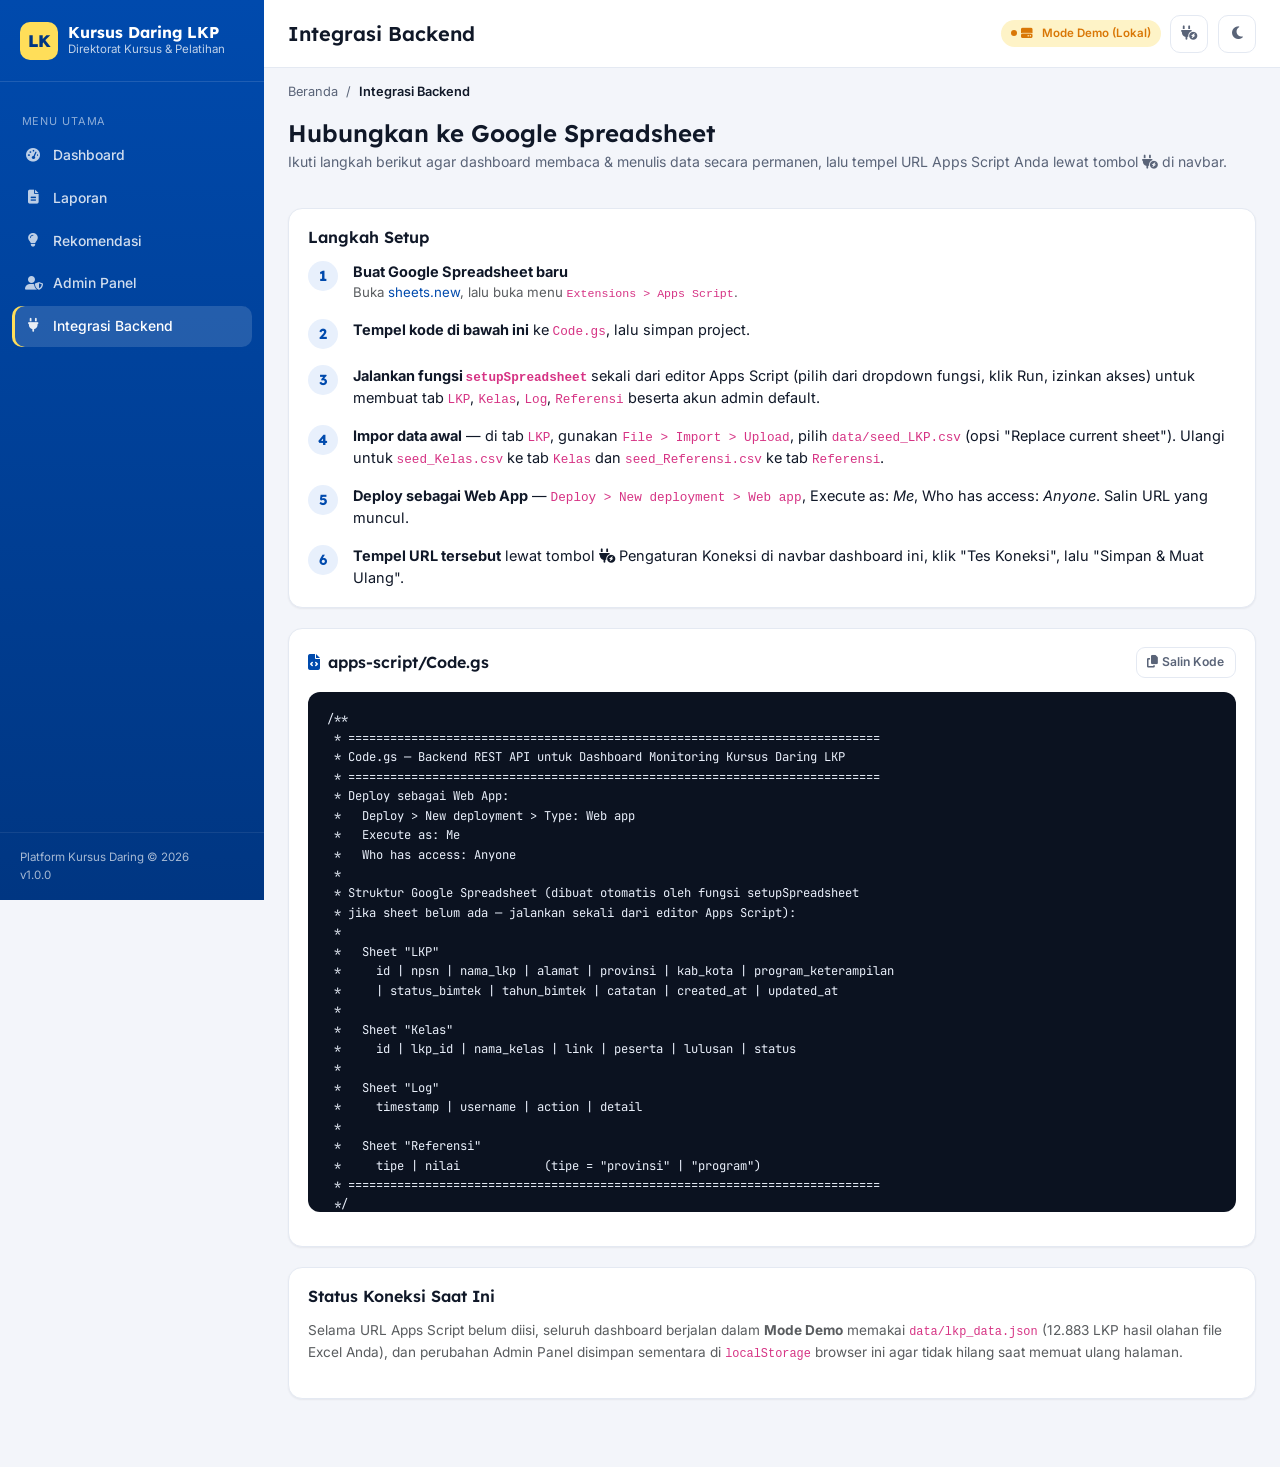
<file: integrasi.html>
<!doctype html>
<html lang="id">
<head>
<meta charset="UTF-8" />
<meta name="viewport" content="width=device-width, initial-scale=1" />
<title>Integrasi Backend — Dashboard Kursus Daring LKP</title>

<link rel="preconnect" href="https://fonts.googleapis.com">
<link href="https://fonts.googleapis.com/css2?family=Lexend:wght@500;600;700;800&family=Inter:wght@400;500;600;700&family=JetBrains+Mono:wght@500&display=swap" rel="stylesheet">

<link href="https://cdnjs.cloudflare.com/ajax/libs/bootstrap/5.3.3/css/bootstrap.min.css" rel="stylesheet">
<link href="https://cdnjs.cloudflare.com/ajax/libs/font-awesome/6.5.2/css/all.min.css" rel="stylesheet">

<link rel="stylesheet" href="css/style.css">
<style>
  #codeGsBlock{ background:#0B1220; color:#EAF0FB; padding:1.1rem 1.2rem; border-radius:12px; font-family:var(--font-mono); font-size:.76rem; line-height:1.6; max-height:520px; overflow:auto; white-space:pre; }
  .step-card{ display:flex; gap:.9rem; }
  .step-num{ width:30px; height:30px; border-radius:50%; background:var(--primary-light); color:var(--primary); font-weight:700; display:flex; align-items:center; justify-content:center; flex:none; font-family:var(--font-display); }
</style>
</head>
<body>

<div class="app-shell">
  <aside class="sidebar" id="sidebar">
    <div class="sidebar-brand">
      <div class="mark">LK</div>
      <div>
        <div class="name">Kursus Daring LKP</div>
        <div class="sub">Direktorat Kursus &amp; Pelatihan</div>
      </div>
    </div>
    <nav class="sidebar-nav">
      <div class="nav-label">Menu Utama</div>
      <a href="index.html"><i class="fa-solid fa-gauge-high"></i> Dashboard</a>
      <a href="laporan.html"><i class="fa-solid fa-file-lines"></i> Laporan</a>
      <a href="rekomendasi.html"><i class="fa-solid fa-lightbulb"></i> Rekomendasi</a>
      <a href="admin.html"><i class="fa-solid fa-user-shield"></i> Admin Panel</a>
      <a href="integrasi.html" class="active"><i class="fa-solid fa-plug"></i> Integrasi Backend</a>
    </nav>
    <div class="sidebar-foot">Platform Kursus Daring &copy; 2026<br>v1.0.0</div>
  </aside>

  <div class="main-col">
    <header class="navbar-top">
      <div class="d-flex align-items-center gap-2">
        <button class="icon-btn" id="sidebarToggle"><i class="fa-solid fa-bars"></i></button>
        <h5 class="mb-0">Integrasi Backend</h5>
      </div>
      <div class="navbar-actions">
        <span id="apiModeBadge" class="badge-status b-yellow"></span>
        <button class="icon-btn" id="btnApiSettings" title="Pengaturan Koneksi"><i class="fa-solid fa-plug-circle-bolt"></i></button>
        <button class="icon-btn" id="themeToggle"><i class="fa-solid fa-moon"></i></button>
      </div>
    </header>

    <div class="breadcrumb-bar">
      <a href="index.html">Beranda</a> <span class="mx-1">/</span> <span class="current">Integrasi Backend</span>
    </div>

    <div class="page-wrap">
      <div class="page-head">
        <div>
          <h1>Hubungkan ke Google Spreadsheet</h1>
          <p>Ikuti langkah berikut agar dashboard membaca &amp; menulis data secara permanen, lalu tempel URL Apps Script Anda lewat tombol <i class="fa-solid fa-plug-circle-bolt"></i> di navbar.</p>
        </div>
      </div>

      <div class="panel">
        <div class="panel-head"><h2>Langkah Setup</h2></div>
        <div class="d-flex flex-column gap-3">
          <div class="step-card">
            <div class="step-num">1</div>
            <div><strong>Buat Google Spreadsheet baru</strong><div class="text-muted" style="font-size:.83rem;">Buka <a href="https://sheets.new" target="_blank" rel="noopener">sheets.new</a>, lalu buka menu <code>Extensions &gt; Apps Script</code>.</div></div>
          </div>
          <div class="step-card">
            <div class="step-num">2</div>
            <div><strong>Tempel kode di bawah ini</strong> ke <code>Code.gs</code>, lalu simpan project.</div>
          </div>
          <div class="step-card">
            <div class="step-num">3</div>
            <div><strong>Jalankan fungsi <code>setupSpreadsheet</code></strong> sekali dari editor Apps Script (pilih dari dropdown fungsi, klik Run, izinkan akses) untuk membuat tab <code>LKP</code>, <code>Kelas</code>, <code>Log</code>, <code>Referensi</code> beserta akun admin default.</div>
          </div>
          <div class="step-card">
            <div class="step-num">4</div>
            <div><strong>Impor data awal</strong> — di tab <code>LKP</code>, gunakan <code>File &gt; Import &gt; Upload</code>, pilih <code>data/seed_LKP.csv</code> (opsi "Replace current sheet"). Ulangi untuk <code>seed_Kelas.csv</code> ke tab <code>Kelas</code> dan <code>seed_Referensi.csv</code> ke tab <code>Referensi</code>.</div>
          </div>
          <div class="step-card">
            <div class="step-num">5</div>
            <div><strong>Deploy sebagai Web App</strong> — <code>Deploy &gt; New deployment &gt; Web app</code>, Execute as: <em>Me</em>, Who has access: <em>Anyone</em>. Salin URL yang muncul.</div>
          </div>
          <div class="step-card">
            <div class="step-num">6</div>
            <div><strong>Tempel URL tersebut</strong> lewat tombol <i class="fa-solid fa-plug-circle-bolt"></i> Pengaturan Koneksi di navbar dashboard ini, klik "Tes Koneksi", lalu "Simpan &amp; Muat Ulang".</div>
          </div>
        </div>
      </div>

      <div class="panel">
        <div class="panel-head">
          <h2><i class="fa-solid fa-file-code me-2" style="color:var(--primary)"></i>apps-script/Code.gs</h2>
          <button id="btnCopyCode" class="btn btn-outline-secondary btn-sm"><i class="fa-solid fa-copy me-1"></i>Salin Kode</button>
        </div>
        <pre id="codeGsBlock">
/**
 * ============================================================================
 * Code.gs — Backend REST API untuk Dashboard Monitoring Kursus Daring LKP
 * ============================================================================
 * Deploy sebagai Web App:
 *   Deploy &gt; New deployment &gt; Type: Web app
 *   Execute as: Me
 *   Who has access: Anyone
 *
 * Struktur Google Spreadsheet (dibuat otomatis oleh fungsi setupSpreadsheet
 * jika sheet belum ada — jalankan sekali dari editor Apps Script):
 *
 *   Sheet &quot;LKP&quot;
 *     id | npsn | nama_lkp | alamat | provinsi | kab_kota | program_keterampilan
 *     | status_bimtek | tahun_bimtek | catatan | created_at | updated_at
 *
 *   Sheet &quot;Kelas&quot;
 *     id | lkp_id | nama_kelas | link | peserta | lulusan | status
 *
 *   Sheet &quot;Log&quot;
 *     timestamp | username | action | detail
 *
 *   Sheet &quot;Referensi&quot;
 *     tipe | nilai            (tipe = &quot;provinsi&quot; | &quot;program&quot;)
 * ============================================================================
 */

const SHEET_LKP = &quot;LKP&quot;;
const SHEET_KELAS = &quot;Kelas&quot;;
const SHEET_LOG = &quot;Log&quot;;
const SHEET_REF = &quot;Referensi&quot;;

/* ---------------------------------------------------------------------- */
function getSS() {
  return SpreadsheetApp.getActiveSpreadsheet();
}

function getOrCreateSheet(name, headers) {
  const ss = getSS();
  let sh = ss.getSheetByName(name);
  if (!sh) {
    sh = ss.insertSheet(name);
    sh.appendRow(headers);
    sh.setFrozenRows(1);
  }
  return sh;
}

/** Jalankan sekali secara manual dari editor Apps Script untuk inisialisasi sheet */
function setupSpreadsheet() {
  getOrCreateSheet(SHEET_LKP, [&quot;id&quot;, &quot;npsn&quot;, &quot;nama_lkp&quot;, &quot;alamat&quot;, &quot;provinsi&quot;, &quot;kab_kota&quot;, &quot;program_keterampilan&quot;, &quot;status_bimtek&quot;, &quot;tahun_bimtek&quot;, &quot;catatan&quot;, &quot;created_at&quot;, &quot;updated_at&quot;, &quot;status_moodle&quot;]);
  getOrCreateSheet(SHEET_KELAS, [&quot;id&quot;, &quot;lkp_id&quot;, &quot;nama_kelas&quot;, &quot;link&quot;, &quot;peserta&quot;, &quot;lulusan&quot;, &quot;status&quot;, &quot;program_keterampilan&quot;]);
  getOrCreateSheet(SHEET_LOG, [&quot;timestamp&quot;, &quot;username&quot;, &quot;action&quot;, &quot;detail&quot;]);
  getOrCreateSheet(SHEET_REF, [&quot;tipe&quot;, &quot;nilai&quot;]);
  const props = PropertiesService.getScriptProperties();
  if (!props.getProperty(&quot;ADMIN_USERNAME&quot;)) props.setProperty(&quot;ADMIN_USERNAME&quot;, &quot;admin&quot;);
  if (!props.getProperty(&quot;ADMIN_PASSWORD&quot;)) props.setProperty(&quot;ADMIN_PASSWORD&quot;, &quot;admin123&quot;);
}

/**
 * Import awal dari data/lkp_data.json (jalankan sekali secara manual setelah
 * setupSpreadsheet, dengan isi variabel SEED di bawah — lihat README.md
 * bagian &quot;Import data awal&quot; untuk cara menghasilkan potongan JSON per-batch).
 */
function importSeedFromJson(jsonText) {
  const records = JSON.parse(jsonText);
  const lkpSheet = getOrCreateSheet(SHEET_LKP, []);
  const kelasSheet = getOrCreateSheet(SHEET_KELAS, []);
  const now = new Date().toISOString();
  const lkpRows = [];
  const kelasRows = [];
  records.forEach((r) =&gt; {
    lkpRows.push([r.id, r.npsn, r.nama_lkp, r.alamat, r.provinsi, r.kab_kota, r.program_keterampilan, r.status_bimtek, (r.tahun_bimtek || []).join(&quot;,&quot;), r.catatan || &quot;&quot;, now, now]);
    (r.kelas || []).forEach((k) =&gt; {
      kelasRows.push([k.id, r.id, k.nama_kelas, k.link, k.peserta, k.lulusan, k.status]);
    });
  });
  if (lkpRows.length) lkpSheet.getRange(lkpSheet.getLastRow() + 1, 1, lkpRows.length, lkpRows[0].length).setValues(lkpRows);
  if (kelasRows.length) kelasSheet.getRange(kelasSheet.getLastRow() + 1, 1, kelasRows.length, kelasRows[0].length).setValues(kelasRows);
}

/* ---------------------------------------------------------------------- */
function sheetToObjects(sh) {
  const values = sh.getDataRange().getValues();
  if (values.length &lt; 2) return [];
  const headers = values[0];
  return values.slice(1).map((row) =&gt; {
    const obj = {};
    headers.forEach((h, i) =&gt; (obj[h] = row[i]));
    return obj;
  });
}

function findRowIndexById(sh, id, idCol) {
  idCol = idCol || &quot;id&quot;;
  const values = sh.getDataRange().getValues();
  const headers = values[0];
  const col = headers.indexOf(idCol);
  for (let i = 1; i &lt; values.length; i++) {
    if (String(values[i][col]) === String(id)) return i + 1; // 1-based row number
  }
  return -1;
}

function uid(prefix) {
  return prefix + &quot;-&quot; + Utilities.getUuid().slice(0, 8);
}

function logAction(username, action, detail) {
  const sh = getOrCreateSheet(SHEET_LOG, [&quot;timestamp&quot;, &quot;username&quot;, &quot;action&quot;, &quot;detail&quot;]);
  sh.appendRow([new Date().toISOString(), username || &quot;-&quot;, action, JSON.stringify(detail || {})]);
}

/* ---------------------------------------------------------------------- */
/* Auth sederhana berbasis token di CacheService (berlaku 6 jam)          */
/* ---------------------------------------------------------------------- */
function login(username, password) {
  const props = PropertiesService.getScriptProperties();
  const validUser = props.getProperty(&quot;ADMIN_USERNAME&quot;) || &quot;admin&quot;;
  const validPass = props.getProperty(&quot;ADMIN_PASSWORD&quot;) || &quot;admin123&quot;;
  if (username !== validUser || password !== validPass) {
    throw new Error(&quot;Username atau password salah&quot;);
  }
  const token = Utilities.getUuid();
  CacheService.getScriptCache().put(&quot;token_&quot; + token, username, 6 * 60 * 60);
  logAction(username, &quot;login&quot;, {});
  return { token, username };
}

function requireAuth(token) {
  if (!token) throw new Error(&quot;Tidak terautentikasi. Silakan login kembali.&quot;);
  const username = CacheService.getScriptCache().get(&quot;token_&quot; + token);
  if (!username) throw new Error(&quot;Sesi telah berakhir. Silakan login kembali.&quot;);
  return username;
}

/* ---------------------------------------------------------------------- */
/* Perakit objek LKP lengkap dengan kelas anak                            */
/* ---------------------------------------------------------------------- */
function buildLkpObjects() {
  const lkpSheet = getOrCreateSheet(SHEET_LKP, []);
  const kelasSheet = getOrCreateSheet(SHEET_KELAS, []);
  const lkpRows = sheetToObjects(lkpSheet);
  const kelasRows = sheetToObjects(kelasSheet);

  const kelasByLkp = {};
  kelasRows.forEach((k) =&gt; {
    if (!kelasByLkp[k.lkp_id]) kelasByLkp[k.lkp_id] = [];
    kelasByLkp[k.lkp_id].push({
      id: k.id,
      nama_kelas: k.nama_kelas,
      link: k.link,
      peserta: Number(k.peserta) || 0,
      lulusan: Number(k.lulusan) || 0,
      status: k.status,
      program_keterampilan: k.program_keterampilan || &quot;&quot;,
    });
  });

  return lkpRows.map((r) =&gt; {
    const kelas = kelasByLkp[r.id] || [];
    return {
      id: r.id,
      npsn: r.npsn,
      nama_lkp: r.nama_lkp,
      alamat: r.alamat,
      provinsi: r.provinsi,
      kab_kota: r.kab_kota,
      program_keterampilan: r.program_keterampilan,
      status_bimtek: r.status_bimtek,
      status_moodle: r.status_moodle || &quot;Belum&quot;,
      tahun_bimtek: String(r.tahun_bimtek || &quot;&quot;).split(&quot;,&quot;).filter(Boolean).map(Number),
      catatan: r.catatan,
      kelas: kelas,
      jumlah_kelas: kelas.length,
      jumlah_peserta: kelas.reduce((s, k) =&gt; s + k.peserta, 0),
      jumlah_lulusan: kelas.reduce((s, k) =&gt; s + k.lulusan, 0),
    };
  });
}

/* ==========================================================================
   doGet — endpoint baca (listLkp, getLkp, getReferensi)
   ========================================================================== */
function doGet(e) {
  try {
    const action = e.parameter.action;
    let data;
    if (action === &quot;listLkp&quot;) {
      data = buildLkpObjects();
    } else if (action === &quot;getLkp&quot;) {
      data = buildLkpObjects().find((d) =&gt; d.id === e.parameter.id) || null;
    } else if (action === &quot;getReferensi&quot;) {
      data = getReferensiData();
    } else {
      throw new Error(&quot;Aksi tidak dikenal: &quot; + action);
    }
    return jsonResponse({ ok: true, data });
  } catch (err) {
    return jsonResponse({ ok: false, message: err.message });
  }
}

/** Daftar referensi untuk dropdown filter (Provinsi, Program Keterampilan).
 *  Prioritas: pakai daftar baku dari sheet &quot;Referensi&quot; (tipe=provinsi / tipe=program)
 *  kalau sudah diisi admin — supaya konsisten dengan pilihan dropdown resmi
 *  (mis. custom field &quot;Bidang Keterampilan&quot; di Moodle). Kalau sheet Referensi
 *  untuk tipe tsb masih kosong, otomatis diturunkan dari data yang ada (fallback,
 *  bisa jadi masih ada variasi penulisan sampai admin mengisi daftar bakunya). */
function getReferensiData() {
  const refSheet = getOrCreateSheet(SHEET_REF, [&quot;tipe&quot;, &quot;nilai&quot;]);
  const refRows = sheetToObjects(refSheet);
  const fromRef = (tipe) =&gt; [...new Set(refRows.filter((r) =&gt; String(r.tipe).trim().toLowerCase() === tipe).map((r) =&gt; String(r.nilai).trim()))].filter(Boolean).sort();

  const provinsiRef = fromRef(&quot;provinsi&quot;);
  const programRef = fromRef(&quot;program&quot;);

  let provinsi = provinsiRef;
  let program = programRef;

  if (provinsi.length === 0 || program.length === 0) {
    const all = buildLkpObjects();
    if (provinsi.length === 0) provinsi = [...new Set(all.map((d) =&gt; d.provinsi))].filter(Boolean).sort();
    if (program.length === 0) program = [...new Set(all.map((d) =&gt; d.program_keterampilan))].filter(Boolean).sort();
  }

  return { provinsi, program };
}

/* ==========================================================================
   doPost — endpoint tulis (login, create/update/delete LKP &amp; Kelas, import)
   ========================================================================== */
function doPost(e) {
  try {
    const body = JSON.parse(e.postData.contents);
    const action = body.action;
    const payload = body.payload || {};
    let data;

    if (action === &quot;login&quot;) {
      data = login(payload.username, payload.password);
      return jsonResponse({ ok: true, data });
    }

    // Semua aksi selain login memerlukan token valid
    const username = requireAuth(body.token);

    if (action === &quot;createLkp&quot;) {
      data = createLkp(payload, username);
    } else if (action === &quot;updateLkp&quot;) {
      data = updateLkp(payload, username);
    } else if (action === &quot;deleteLkp&quot;) {
      data = deleteLkp(payload, username);
    } else if (action === &quot;createKelas&quot;) {
      data = createKelas(payload, username);
    } else if (action === &quot;updateKelas&quot;) {
      data = updateKelas(payload, username);
    } else if (action === &quot;deleteKelas&quot;) {
      data = deleteKelas(payload, username);
    } else if (action === &quot;importBulk&quot;) {
      data = importBulk(payload, username);
    } else if (action === &quot;importMoodleCsv&quot;) {
      data = importMoodleCsv(payload, username);
    } else if (action === &quot;importCertificateReport&quot;) {
      data = importCertificateReport(payload, username);
    } else {
      throw new Error(&quot;Aksi tidak dikenal: &quot; + action);
    }
    return jsonResponse({ ok: true, data });
  } catch (err) {
    return jsonResponse({ ok: false, message: err.message });
  }
}

function jsonResponse(obj) {
  return ContentService.createTextOutput(JSON.stringify(obj)).setMimeType(ContentService.MimeType.JSON);
}

/* ==========================================================================
   CRUD LKP
   ========================================================================== */
function createLkp(payload, username) {
  const sh = getOrCreateSheet(SHEET_LKP, []);
  const id = uid(&quot;LKP&quot;);
  const now = new Date().toISOString();
  sh.appendRow([id, payload.npsn || &quot;&quot;, payload.nama_lkp || &quot;&quot;, payload.alamat || &quot;&quot;, payload.provinsi || &quot;&quot;, payload.kab_kota || &quot;&quot;, payload.program_keterampilan || &quot;&quot;, payload.status_bimtek || &quot;Belum Bimtek&quot;, (payload.tahun_bimtek || []).join(&quot;,&quot;), payload.catatan || &quot;&quot;, now, now]);

  if (Array.isArray(payload.kelas) &amp;&amp; payload.kelas.length) {
    const kelasSheet = getOrCreateSheet(SHEET_KELAS, []);
    payload.kelas.forEach((k) =&gt; {
      kelasSheet.appendRow([uid(&quot;K&quot;), id, k.nama_kelas, k.link || &quot;&quot;, k.peserta || 0, k.lulusan || 0, k.status || &quot;Materi Belum Lengkap&quot;, k.program_keterampilan || &quot;&quot;]);
    });
  }
  logAction(username, &quot;createLkp&quot;, { id, nama_lkp: payload.nama_lkp });
  return buildLkpObjects().find((d) =&gt; d.id === id);
}

function updateLkp(payload, username) {
  const sh = getOrCreateSheet(SHEET_LKP, []);
  const row = findRowIndexById(sh, payload.id);
  if (row === -1) throw new Error(&quot;Data LKP tidak ditemukan&quot;);
  const headers = sh.getRange(1, 1, 1, sh.getLastColumn()).getValues()[0];
  const setCell = (col, val) =&gt; sh.getRange(row, headers.indexOf(col) + 1).setValue(val);

  if (payload.npsn !== undefined) setCell(&quot;npsn&quot;, payload.npsn);
  if (payload.nama_lkp !== undefined) setCell(&quot;nama_lkp&quot;, payload.nama_lkp);
  if (payload.alamat !== undefined) setCell(&quot;alamat&quot;, payload.alamat);
  if (payload.provinsi !== undefined) setCell(&quot;provinsi&quot;, payload.provinsi);
  if (payload.kab_kota !== undefined) setCell(&quot;kab_kota&quot;, payload.kab_kota);
  if (payload.program_keterampilan !== undefined) setCell(&quot;program_keterampilan&quot;, payload.program_keterampilan);
  if (payload.status_bimtek !== undefined) setCell(&quot;status_bimtek&quot;, payload.status_bimtek);
  if (payload.tahun_bimtek !== undefined) setCell(&quot;tahun_bimtek&quot;, (payload.tahun_bimtek || []).join(&quot;,&quot;));
  if (payload.catatan !== undefined) setCell(&quot;catatan&quot;, payload.catatan);
  setCell(&quot;updated_at&quot;, new Date().toISOString());

  // Ganti seluruh daftar kelas jika dikirim (pendekatan replace-all, sederhana &amp; konsisten)
  if (Array.isArray(payload.kelas)) {
    const kelasSheet = getOrCreateSheet(SHEET_KELAS, []);
    const values = kelasSheet.getDataRange().getValues();
    for (let i = values.length - 1; i &gt;= 1; i--) {
      if (String(values[i][1]) === String(payload.id)) kelasSheet.deleteRow(i + 1);
    }
    payload.kelas.forEach((k) =&gt; {
      kelasSheet.appendRow([k.id &amp;&amp; String(k.id).length ? k.id : uid(&quot;K&quot;), payload.id, k.nama_kelas, k.link || &quot;&quot;, k.peserta || 0, k.lulusan || 0, k.status || &quot;Materi Belum Lengkap&quot;, k.program_keterampilan || &quot;&quot;]);
    });
  }

  logAction(username, &quot;updateLkp&quot;, { id: payload.id });
  return buildLkpObjects().find((d) =&gt; d.id === payload.id);
}

function deleteLkp(payload, username) {
  const sh = getOrCreateSheet(SHEET_LKP, []);
  const row = findRowIndexById(sh, payload.id);
  if (row === -1) throw new Error(&quot;Data LKP tidak ditemukan&quot;);
  sh.deleteRow(row);

  const kelasSheet = getOrCreateSheet(SHEET_KELAS, []);
  const values = kelasSheet.getDataRange().getValues();
  for (let i = values.length - 1; i &gt;= 1; i--) {
    if (String(values[i][1]) === String(payload.id)) kelasSheet.deleteRow(i + 1);
  }
  logAction(username, &quot;deleteLkp&quot;, { id: payload.id });
  return { deleted: true };
}

/* ==========================================================================
   CRUD Kelas (per baris, dipakai bila tidak melalui replace-all updateLkp)
   ========================================================================== */
function createKelas(payload, username) {
  const kelasSheet = getOrCreateSheet(SHEET_KELAS, []);
  const id = uid(&quot;K&quot;);
  kelasSheet.appendRow([id, payload.lkpId, payload.nama_kelas, payload.link || &quot;&quot;, payload.peserta || 0, payload.lulusan || 0, payload.status || &quot;Materi Belum Lengkap&quot;, payload.program_keterampilan || &quot;&quot;]);
  logAction(username, &quot;createKelas&quot;, { lkpId: payload.lkpId, id });
  return buildLkpObjects().find((d) =&gt; d.id === payload.lkpId);
}

function updateKelas(payload, username) {
  const kelasSheet = getOrCreateSheet(SHEET_KELAS, []);
  const row = findRowIndexById(kelasSheet, payload.kelasId);
  if (row === -1) throw new Error(&quot;Kelas tidak ditemukan&quot;);
  const headers = kelasSheet.getRange(1, 1, 1, kelasSheet.getLastColumn()).getValues()[0];
  const setCell = (col, val) =&gt; kelasSheet.getRange(row, headers.indexOf(col) + 1).setValue(val);
  if (payload.nama_kelas !== undefined) setCell(&quot;nama_kelas&quot;, payload.nama_kelas);
  if (payload.link !== undefined) setCell(&quot;link&quot;, payload.link);
  if (payload.peserta !== undefined) setCell(&quot;peserta&quot;, payload.peserta);
  if (payload.lulusan !== undefined) setCell(&quot;lulusan&quot;, payload.lulusan);
  if (payload.status !== undefined) setCell(&quot;status&quot;, payload.status);
  if (payload.program_keterampilan !== undefined &amp;&amp; headers.indexOf(&quot;program_keterampilan&quot;) !== -1) setCell(&quot;program_keterampilan&quot;, payload.program_keterampilan);
  logAction(username, &quot;updateKelas&quot;, { kelasId: payload.kelasId });
  return buildLkpObjects().find((d) =&gt; d.id === payload.lkpId);
}

function deleteKelas(payload, username) {
  const kelasSheet = getOrCreateSheet(SHEET_KELAS, []);
  const row = findRowIndexById(kelasSheet, payload.kelasId);
  if (row === -1) throw new Error(&quot;Kelas tidak ditemukan&quot;);
  kelasSheet.deleteRow(row);
  logAction(username, &quot;deleteKelas&quot;, { kelasId: payload.kelasId });
  return buildLkpObjects().find((d) =&gt; d.id === payload.lkpId);
}

/* ==========================================================================
   Import massal (dipakai fitur Import Excel di Admin Panel)
   ========================================================================== */
function importBulk(payload, username) {
  const sh = getOrCreateSheet(SHEET_LKP, []);
  const now = new Date().toISOString();
  const rows = (payload.records || []).map((r) =&gt; [uid(&quot;LKP&quot;), r.npsn || &quot;&quot;, r.nama_lkp || &quot;&quot;, r.alamat || &quot;&quot;, r.provinsi || &quot;&quot;, r.kab_kota || &quot;&quot;, r.program_keterampilan || &quot;&quot;, &quot;Belum Bimtek&quot;, &quot;&quot;, &quot;&quot;, now, now]);
  if (rows.length) sh.getRange(sh.getLastRow() + 1, 1, rows.length, rows[0].length).setValues(rows);
  logAction(username, &quot;importBulk&quot;, { count: rows.length });
  return { imported: rows.length };
}

/* ==========================================================================
   Import laporan peserta Moodle via CSV — dipakai fitur Admin Panel sebagai
   alternatif saat sinkronisasi API lambat/belum sampai giliran kategorinya.
   Format record dari frontend (sudah diagregasi per kelas di sisi klien):
   { npsn, courseId, namaKelas, link, peserta }
   Memakai skema id yang SAMA dengan syncFromMoodle (&quot;K-MOODLE-{courseId}&quot;),
   jadi aman dijalankan kapan saja tanpa bikin data dobel. TIDAK membuat LKP
   baru untuk NPSN yang tidak dikenal (supaya tidak membuat entri asal-asalan
   dari kategori uji coba/dummy di laporan) — yang tidak cocok dicatat di
   ringkasan supaya bisa ditinjau manual.
   ========================================================================== */
function importMoodleCsv(payload, username) {
  const lkpSheet = getOrCreateSheet(SHEET_LKP, []);
  const kelasSheet = getOrCreateSheet(SHEET_KELAS, []);
  const existingLkp = sheetToObjects(lkpSheet);
  const npsnToId = {};
  existingLkp.forEach((r) =&gt; {
    const npsn = String(r.npsn || &quot;&quot;).trim();
    if (npsn) npsnToId[npsn] = r.id;
  });

  const records = payload.records || [];
  let berhasil = 0;
  const npsnTidakCocok = new Set();

  records.forEach((rec) =&gt; {
    const npsn = String(rec.npsn || &quot;&quot;).trim();
    const lkpId = npsnToId[npsn];
    if (!lkpId) {
      if (npsn) npsnTidakCocok.add(npsn);
      return;
    }
    const course = { id: rec.courseId, fullname: rec.namaKelas };
    const bidang = rec.bidang || &quot;&quot;;
    upsertKelasFromMoodle(kelasSheet, lkpId, course, Number(rec.peserta) || 0, Number(rec.lulusan) || 0, null, bidang);
    berhasil++;
  });

  const ringkasan = { total_baris: records.length, berhasil, npsn_tidak_cocok: npsnTidakCocok.size, contoh_npsn_tidak_cocok: [...npsnTidakCocok].slice(0, 15) };
  logAction(username, &quot;importMoodleCsv&quot;, ringkasan);
  return ringkasan;
}

/* ==========================================================================
   Import laporan Certificate Issued (dari Configurable Reports + SQL Moodle,
   JOIN ke tabel customcert_issues) — sumber lulusan yang SUNGGUHAN, bukan
   proksi completion lagi. Format record dari frontend:
   { npsn, courseId, namaKelas, pesertaLaporan, lulusan }

   PENTING — beda dari importMoodleCsv: fungsi ini HANYA menimpa kolom
   &quot;lulusan&quot; pada kelas yang SUDAH ADA (id &quot;K-MOODLE-{courseId}&quot;), supaya
   tidak menimpa &quot;peserta&quot; yang sudah tersinkron dari laporan Participants
   (sumber peserta yang lebih dipercaya / konsisten dengan sync API).
   Kalau kelasnya belum pernah ada sama sekali di sheet Kelas, baru dibuat
   baris baru memakai peserta dari laporan ini (karena tidak ada sumber lain).
   ========================================================================== */
function importCertificateReport(payload, username) {
  const lkpSheet = getOrCreateSheet(SHEET_LKP, []);
  const kelasSheet = getOrCreateSheet(SHEET_KELAS, []);
  const existingLkp = sheetToObjects(lkpSheet);
  const npsnToId = {};
  existingLkp.forEach((r) =&gt; {
    const npsn = String(r.npsn || &quot;&quot;).trim();
    if (npsn) npsnToId[npsn] = r.id;
  });

  const headers = kelasSheet.getRange(1, 1, 1, kelasSheet.getLastColumn()).getValues()[0];
  const lulusanCol = headers.indexOf(&quot;lulusan&quot;) + 1;

  const records = payload.records || [];
  let diperbarui = 0;
  let dibuatBaru = 0;
  const npsnTidakCocok = new Set();

  records.forEach((rec) =&gt; {
    const npsn = String(rec.npsn || &quot;&quot;).trim();
    const lkpId = npsnToId[npsn];
    if (!lkpId) {
      if (npsn) npsnTidakCocok.add(npsn);
      return;
    }
    const kelasId = &quot;K-MOODLE-&quot; + rec.courseId;
    const row = findRowIndexById(kelasSheet, kelasId);
    if (row !== -1) {
      // Kelas sudah ada — timpa HANYA kolom lulusan, biarkan peserta/status/link apa adanya
      kelasSheet.getRange(row, lulusanCol).setValue(Number(rec.lulusan) || 0);
      diperbarui++;
    } else {
      // Belum pernah tersinkron sama sekali — buat baru pakai data seadanya dari laporan ini
      const course = { id: rec.courseId, fullname: rec.namaKelas };
      upsertKelasFromMoodle(kelasSheet, lkpId, course, Number(rec.pesertaLaporan) || 0, Number(rec.lulusan) || 0, null, &quot;&quot;);
      dibuatBaru++;
    }
  });

  const ringkasan = { total_baris: records.length, diperbarui, dibuat_baru: dibuatBaru, npsn_tidak_cocok: npsnTidakCocok.size, contoh_npsn_tidak_cocok: [...npsnTidakCocok].slice(0, 15) };
  logAction(username, &quot;importCertificateReport&quot;, ringkasan);
  return ringkasan;
}

/* ============================================================================
   INTEGRASI MOODLE — Sinkronisasi Kategori/Kelas/Peserta
   ============================================================================
   Pemetaan: 1 Kategori Moodle = 1 LKP. Setiap kelas (course) di dalam
   kategori itu menjadi 1 baris di sheet &quot;Kelas&quot;, dengan jumlah peserta
   dihitung dari enrolment (role &quot;student&quot;).

   CATATAN: Penghitungan &quot;lulusan/sertifikat&quot; SEMENTARA DINONAKTIFKAN atas
   permintaan — nilainya selalu 0 untuk saat ini, supaya sinkronisasi lebih
   cepat &amp; sederhana (tidak perlu memanggil status completion per peserta).
   Struktur kode tetap disiapkan agar mudah diaktifkan kembali nanti bila
   dibutuhkan — cukup minta bantuan untuk mengaktifkan kembali logika
   completion Custom Certificate.

   SETUP DI MOODLE (dilakukan oleh admin Moodle, sekali saja):
   1. Site administration &gt; Advanced features &gt; aktifkan &quot;Enable web services&quot;.
   2. Site administration &gt; Plugins &gt; Web services &gt; Manage protocols &gt;
      aktifkan &quot;REST protocol&quot;.
   3. Site administration &gt; Plugins &gt; Web services &gt; External services &gt;
      buat service baru &quot;Dashboard Kursus Daring API&quot;, centang &quot;Enabled&quot;,
      tambahkan fungsi berikut ke dalamnya:
        - core_course_get_categories
        - core_course_get_courses_by_field
        - core_enrol_get_enrolled_users
   4. Buat/gunakan user khusus (mis. &quot;apisync&quot;) dengan role yang punya izin
      melihat semua kategori/kursus/peserta (mis. Manager, atau role custom
      dengan capability moodle/course:viewparticipants).
   5. Site administration &gt; Plugins &gt; Web services &gt; Manage tokens &gt;
      buat token baru untuk user tsb dan service pada langkah 3. Salin token-nya.

   SETUP DI APPS SCRIPT (sekali saja):
   1. Buka Project Settings &gt; Script Properties, tambahkan:
        MOODLE_URL   = https://domain-moodle-anda.sch.id   (tanpa slash di akhir)
        MOODLE_TOKEN = (token dari langkah 5 di atas)
   2. Jalankan fungsi createMoodleSyncTrigger() SEKALI dari editor Apps
      Script agar sinkronisasi berjalan otomatis setiap hari jam 02:00.
      (Atau jalankan syncFromMoodle() manual kapan saja untuk sinkron langsung.)
   ============================================================================ */

const MOODLE_CERT_MODNAME = &quot;customcert&quot;; // dipakai kembali bila penghitungan sertifikat diaktifkan

/** HAPUS DATA EXCEL LAMA untuk LKP yang status_moodle = &quot;Ya&quot; SAJA.
 *  Sebelum menghapus, seluruh baris yang akan dihapus DICADANGKAN dulu ke
 *  sheet baru &quot;Backup_Kelas_Terhapus&quot; (ditambahkan/append, tidak ditimpa),
 *  supaya bisa dikembalikan manual kalau ternyata ada yang salah hapus.
 *  LKP yang belum status_moodle=&quot;Ya&quot; TIDAK disentuh sama sekali. */
function hapusKelasExcelUntukLkpDiMoodle() {
  const lkpSheet = getOrCreateSheet(SHEET_LKP, []);
  const kelasSheet = getOrCreateSheet(SHEET_KELAS, []);
  const lkpRows = sheetToObjects(lkpSheet);
  const lkpSudahMoodle = new Set(lkpRows.filter((r) =&gt; String(r.status_moodle).trim() === &quot;Ya&quot;).map((r) =&gt; r.id));

  const isLama = (id) =&gt; /^K-\d+-\d+$/.test(String(id));

  const ss = getSS();
  let backupSheet = ss.getSheetByName(&quot;Backup_Kelas_Terhapus&quot;);
  if (!backupSheet) {
    backupSheet = ss.insertSheet(&quot;Backup_Kelas_Terhapus&quot;);
    backupSheet.appendRow([&quot;dihapus_pada&quot;, &quot;id&quot;, &quot;lkp_id&quot;, &quot;nama_kelas&quot;, &quot;link&quot;, &quot;peserta&quot;, &quot;lulusan&quot;, &quot;status&quot;, &quot;program_keterampilan&quot;]);
    backupSheet.setFrozenRows(1);
  }

  const values = kelasSheet.getDataRange().getValues();
  const headers = values[0];
  const now = new Date().toISOString();
  let dihapus = 0;

  // Hapus dari bawah ke atas supaya nomor baris tidak bergeser saat proses
  for (let i = values.length - 1; i &gt;= 1; i--) {
    const row = values[i];
    const rowObj = {};
    headers.forEach((h, idx) =&gt; (rowObj[h] = row[idx]));
    if (isLama(rowObj.id) &amp;&amp; lkpSudahMoodle.has(rowObj.lkp_id)) {
      backupSheet.appendRow([now, rowObj.id, rowObj.lkp_id, rowObj.nama_kelas, rowObj.link, rowObj.peserta, rowObj.lulusan, rowObj.status, rowObj.program_keterampilan || &quot;&quot;]);
      kelasSheet.deleteRow(i + 1);
      dihapus++;
    }
  }

  logAction(&quot;admin&quot;, &quot;hapusKelasExcelUntukLkpDiMoodle&quot;, { dihapus });
  Logger.log(`Selesai. ${dihapus} baris kelas lama (Excel) dihapus untuk LKP yang sudah ada di Moodle. Cadangan tersimpan di sheet &quot;Backup_Kelas_Terhapus&quot;.`);
  return { dihapus };
}

/** BACKFILL — jalankan SEKALI SAJA setelah menambah kolom &quot;status_moodle&quot; ke
 *  sheet LKP, supaya LKP yang sudah tersinkron dari run-run syncFromMoodle
 *  SEBELUM kolom ini ada, ikut ditandai &quot;Ya&quot; tanpa perlu sync ulang dari nol.
 *  Aman dijalankan berkali-kali (idempotent). */
function backfillStatusMoodle() {
  const lkpSheet = getOrCreateSheet(SHEET_LKP, []);
  const kelasSheet = getOrCreateSheet(SHEET_KELAS, []);
  const headers = lkpSheet.getRange(1, 1, 1, lkpSheet.getLastColumn()).getValues()[0];
  const col = headers.indexOf(&quot;status_moodle&quot;);
  if (col === -1) throw new Error(&#x27;Kolom &quot;status_moodle&quot; belum ada di sheet LKP. Tambahkan dulu header itu di baris 1 sheet LKP, baru jalankan fungsi ini lagi.&#x27;);

  const kelasRows = sheetToObjects(kelasSheet);
  const lkpIdsWithMoodle = new Set(kelasRows.filter((k) =&gt; /^K-MOODLE-/.test(String(k.id))).map((k) =&gt; k.lkp_id));

  const lkpValues = lkpSheet.getDataRange().getValues();
  const idCol = headers.indexOf(&quot;id&quot;);
  let ditandai = 0;
  for (let i = 1; i &lt; lkpValues.length; i++) {
    if (lkpIdsWithMoodle.has(lkpValues[i][idCol])) {
      lkpSheet.getRange(i + 1, col + 1).setValue(&quot;Ya&quot;);
      ditandai++;
    }
  }
  Logger.log(`Selesai. ${ditandai} LKP ditandai status_moodle = &quot;Ya&quot; berdasarkan kelas yang sudah ada.`);
  return { ditandai };
}

/** REVIEW DATA GANDA — jalankan manual sekali (atau kapan saja) untuk melihat
 *  LKP mana yang punya kelas lama dari Excel (id format &quot;K-angka-angka&quot;)
 *  SEKALIGUS kelas baru dari Moodle (id format &quot;K-MOODLE-angka&quot;), supaya bisa
 *  ditinjau dan diputuskan mana yang perlu dihapus manual. TIDAK menghapus
 *  apapun secara otomatis — cuma menulis laporan ke sheet baru
 *  &quot;Review_Kelas_Ganda&quot; supaya aman ditinjau dulu. */
function reviewKelasGanda() {
  const kelasSheet = getOrCreateSheet(SHEET_KELAS, []);
  const lkpSheet = getOrCreateSheet(SHEET_LKP, []);
  const kelasRows = sheetToObjects(kelasSheet);
  const lkpRows = sheetToObjects(lkpSheet);
  const namaLkpById = {};
  lkpRows.forEach((r) =&gt; (namaLkpById[r.id] = r.nama_lkp));

  const isLama = (id) =&gt; /^K-\d+-\d+$/.test(String(id));
  const isBaru = (id) =&gt; /^K-MOODLE-/.test(String(id));

  const byLkp = {};
  kelasRows.forEach((k) =&gt; {
    if (!byLkp[k.lkp_id]) byLkp[k.lkp_id] = { lama: [], baru: [] };
    if (isLama(k.id)) byLkp[k.lkp_id].lama.push(k);
    else if (isBaru(k.id)) byLkp[k.lkp_id].baru.push(k);
  });

  const ss = getSS();
  let reviewSheet = ss.getSheetByName(&quot;Review_Kelas_Ganda&quot;);
  if (reviewSheet) ss.deleteSheet(reviewSheet); // mulai bersih tiap kali dijalankan ulang
  reviewSheet = ss.insertSheet(&quot;Review_Kelas_Ganda&quot;);
  reviewSheet.appendRow([&quot;lkp_id&quot;, &quot;nama_lkp&quot;, &quot;jenis&quot;, &quot;kelas_id&quot;, &quot;nama_kelas&quot;, &quot;peserta&quot;, &quot;saran&quot;]);
  reviewSheet.setFrozenRows(1);

  let lkpTerdampak = 0;
  Object.keys(byLkp).forEach((lkpId) =&gt; {
    const g = byLkp[lkpId];
    if (g.lama.length === 0 || g.baru.length === 0) return; // hanya yang punya KEDUANYA
    lkpTerdampak++;
    const namaLkp = namaLkpById[lkpId] || &quot;(tidak diketahui)&quot;;
    g.lama.forEach((k) =&gt; {
      const saran = Number(k.peserta) === 0 ? &quot;Kandidat kuat untuk dihapus (data lama, 0 peserta)&quot; : &quot;Cek manual — data lama tapi ada peserta, mungkin bukan duplikat&quot;;
      reviewSheet.appendRow([lkpId, namaLkp, &quot;LAMA (Excel)&quot;, k.id, k.nama_kelas, k.peserta, saran]);
    });
    g.baru.forEach((k) =&gt; {
      reviewSheet.appendRow([lkpId, namaLkp, &quot;BARU (Moodle)&quot;, k.id, k.nama_kelas, k.peserta, &quot;Data hidup dari Moodle — pertahankan&quot;]);
    });
  });

  reviewSheet.autoResizeColumns(1, 7);
  Logger.log(`Selesai. ${lkpTerdampak} LKP punya kelas lama &amp; baru sekaligus — lihat sheet &quot;Review_Kelas_Ganda&quot;.`);
  return { lkp_terdampak: lkpTerdampak };
}

/** FUNGSI DIAGNOSTIK — cek role apa saja yang sebenarnya dikembalikan Moodle
 *  untuk peserta di 1 course tertentu. Ganti angka di dalam kurung dengan
 *  ID course yang Anda tahu punya peserta (lihat dari URL course, contoh
 *  https://.../course/view.php?id=1089 → courseId = 1089). */
function debugCekPesertaMoodle(courseId) {
  const enrolled = moodleCall(&quot;core_enrol_get_enrolled_users&quot;, { courseid: courseId }) || [];
  Logger.log(`Total user terdaftar di course ${courseId}: ${enrolled.length}`);
  enrolled.slice(0, 10).forEach((u) =&gt; {
    const roleNames = (u.roles || []).map((r) =&gt; `${r.shortname} (${r.name || &quot;-&quot;})`).join(&quot;, &quot;);
    Logger.log(`user=&quot;${u.fullname}&quot; | roles=[${roleNames || &quot;TIDAK ADA ROLE&quot;}]`);
  });
}

/** FUNGSI DIAGNOSTIK — jalankan manual sekali untuk mengecek apa yang benar-benar
 *  dikembalikan Moodle untuk kategori yang punya course di dalamnya, khususnya
 *  field idnumber. Hasilnya lihat di Execution log (bukan disimpan ke sheet).
 *  Aman dijalankan berkali-kali, tidak mengubah data apapun. */
function debugCekKategoriMoodle() {
  const categories = moodleCall(&quot;core_course_get_categories&quot;, {});
  const withCourses = categories.filter((c) =&gt; c.coursecount &amp;&amp; c.coursecount &gt; 0);
  Logger.log(`Total kategori: ${categories.length}, punya course: ${withCourses.length}`);
  withCourses.slice(0, 20).forEach((c) =&gt; {
    Logger.log(`id=${c.id} | name=&quot;${c.name}&quot; | idnumber=&quot;${c.idnumber}&quot; | coursecount=${c.coursecount}`);
  });
  if (withCourses.length &gt; 20) Logger.log(`... dan ${withCourses.length - 20} kategori lainnya (dipotong demi keringkasan log)`);
}

/** Panggilan generik ke Moodle Web Service REST (format JSON) */
function moodleCall(wsfunction, params) {
  const props = PropertiesService.getScriptProperties();
  const baseUrl = props.getProperty(&quot;MOODLE_URL&quot;);
  const token = props.getProperty(&quot;MOODLE_TOKEN&quot;);
  if (!baseUrl || !token) throw new Error(&quot;MOODLE_URL / MOODLE_TOKEN belum diatur di Script Properties.&quot;);

  const query = Object.assign({ wstoken: token, wsfunction: wsfunction, moodlewsrestformat: &quot;json&quot; }, params || {});
  const qs = Object.keys(query)
    .map((k) =&gt; encodeURIComponent(k) + &quot;=&quot; + encodeURIComponent(query[k]))
    .join(&quot;&amp;&quot;);
  const url = `${baseUrl}/webservice/rest/server.php?${qs}`;
  const res = UrlFetchApp.fetch(url, { muteHttpExceptions: true });
  const json = JSON.parse(res.getContentText());
  if (json &amp;&amp; json.exception) {
    throw new Error(`Moodle API error [${wsfunction}]: ${json.message || json.errorcode}`);
  }
  return json;
}

/** Fungsi utama sinkronisasi — jalankan manual atau lewat trigger otomatis.
 *  Karena jumlah kategori bisa lebih banyak dari yang muat diproses dalam
 *  1 kali jalan (batas 6 menit Apps Script), fungsi ini memakai &quot;checkpoint&quot;
 *  (disimpan di Script Properties) supaya run berikutnya MELANJUTKAN dari
 *  kategori terakhir yang berhasil diproses, bukan mengulang dari awal lagi.
 *  Setelah 1 putaran penuh selesai (sampai kategori terakhir), checkpoint
 *  otomatis direset supaya putaran berikutnya me-refresh dari awal lagi. */
function syncFromMoodle() {
  const t0 = new Date().getTime();
  const props = PropertiesService.getScriptProperties();
  const lkpSheet = getOrCreateSheet(SHEET_LKP, []);
  const kelasSheet = getOrCreateSheet(SHEET_KELAS, []);
  const existingLkp = sheetToObjects(lkpSheet);

  // Catatan: sengaja TIDAK memakai filter criteria &quot;visible&quot; — Moodle mewajibkan
  // capability tambahan (moodle/category:viewhiddencategories) untuk filter itu,
  // yang sering tidak dimiliki user API biasa. Tanpa filter, Moodle otomatis
  // mengembalikan kategori yang boleh dilihat oleh user token ini.
  const allCategories = moodleCall(&quot;core_course_get_categories&quot;, {});
  // Urutan tetap (berdasarkan id) supaya checkpoint konsisten antar run
  allCategories.sort((a, b) =&gt; a.id - b.id);

  const cursor = Number(props.getProperty(&quot;MOODLE_SYNC_CURSOR&quot;) || 0);
  let startIndex = 0;
  if (cursor) {
    const idx = allCategories.findIndex((c) =&gt; c.id === cursor);
    startIndex = idx === -1 ? 0 : idx + 1; // lanjut SETELAH kategori checkpoint
  }

  let totalKelas = 0;
  let totalPeserta = 0;
  let totalLulusan = 0;
  let skippedForTimeout = 0;
  let skippedNoIdNumber = 0;
  let processedCount = 0;
  let reachedEnd = true;
  let lastProcessedId = cursor;

  for (let i = startIndex; i &lt; allCategories.length; i++) {
    const cat = allCategories[i];

    if (new Date().getTime() - t0 &gt; 5 * 60 * 1000) {
      reachedEnd = false; // belum sampai kategori terakhir — masih ada sisa untuk run berikutnya
      skippedForTimeout = allCategories.length - i;
      break;
    }

    lastProcessedId = cat.id;
    processedCount++;

    if (!cat.coursecount || cat.coursecount === 0) continue;

    const lkpId = findOrCreateLkpByNpsn(lkpSheet, existingLkp, cat.idnumber, cat.name);
    if (!lkpId) {
      skippedNoIdNumber++;
      continue; // kategori belum diisi &quot;ID number&quot; (NPSN) — dilewati, tidak disinkron
    }
    const courseResp = moodleCall(&quot;core_course_get_courses_by_field&quot;, { field: &quot;category&quot;, value: cat.id });
    const courses = (courseResp.courses || []).filter((c) =&gt; c.id !== 1); // exclude &quot;Site&quot; course

    courses.forEach((course) =&gt; {
      const enrolled = moodleCall(&quot;core_enrol_get_enrolled_users&quot;, { courseid: course.id }) || [];
      // Role peserta di instalasi Moodle ini bernama &quot;peserta&quot; (custom), bukan &quot;student&quot;
      // bawaan Moodle — daftar ini mendukung keduanya sekaligus supaya tetap aman
      // dipakai walau nanti role-nya berubah lagi atau dipakai di Moodle lain.
      const ROLE_PESERTA = [&quot;student&quot;, &quot;peserta&quot;];
      const students = enrolled.filter((u) =&gt; (u.roles || []).some((r) =&gt; ROLE_PESERTA.includes(r.shortname)));
      const bidang = getCourseCustomFieldValue(course, &quot;bidang_keterampilan&quot;);

      // Sertifikat/lulusan SEMENTARA DIABAIKAN atas permintaan — jumlah lulusan diisi 0.
      // Untuk mengaktifkan kembali penghitungan lulusan dari completion Custom Certificate,
      // lihat versi lengkap fungsi ini di riwayat/dokumentasi, atau minta bantuan kembali.
      const lulus = 0;

      upsertKelasFromMoodle(kelasSheet, lkpId, course, students.length, lulus, null, bidang);
      totalKelas++;
      totalPeserta += students.length;
      totalLulusan += lulus;
    });
  }

  // Simpan/reset checkpoint: kalau sudah sampai kategori terakhir dalam 1 putaran,
  // reset ke awal (0) supaya putaran berikutnya me-refresh ulang dari kategori pertama.
  // Kalau berhenti karena timeout, simpan id kategori terakhir yang diproses supaya
  // run berikutnya lanjut dari situ.
  props.setProperty(&quot;MOODLE_SYNC_CURSOR&quot;, reachedEnd ? &quot;0&quot; : String(lastProcessedId));

  const ringkasan = {
    total_kategori: allCategories.length,
    kategori_diproses_run_ini: processedCount,
    kelas: totalKelas,
    peserta: totalPeserta,
    lulusan: totalLulusan,
    kategori_tanpa_id_number: skippedNoIdNumber,
    kategori_belum_diproses: skippedForTimeout,
    putaran_selesai: reachedEnd,
  };
  logAction(&quot;moodle-sync&quot;, &quot;syncFromMoodle&quot;, ringkasan);
  return ringkasan;
}

/** Ambil nilai Custom Course Field Moodle berdasarkan &quot;Short name&quot;-nya.
 *  Moodle sudah menyertakan array `customfields` pada respons
 *  core_course_get_courses_by_field, jadi tidak perlu panggilan API tambahan. */
function getCourseCustomFieldValue(course, shortname) {
  const field = (course.customfields || []).find((f) =&gt; f.shortname === shortname);
  if (!field) return &quot;&quot;;
  // &quot;value&quot; biasanya sudah berupa teks tampilan (mis. label dropdown yang dipilih)
  return String(field.value || field.valueraw || &quot;&quot;).trim();
}

/** Cari cmid aktivitas Custom Certificate dalam 1 course; null bila tidak ada */
function findCertificateCmId(courseId) {
  const contents = moodleCall(&quot;core_course_get_contents&quot;, { courseid: courseId });
  for (const section of contents) {
    for (const mod of section.modules || []) {
      if (mod.modname === MOODLE_CERT_MODNAME) return mod.id;
    }
  }
  return null;
}

/** Cocokkan kategori Moodle ke LKP yang sudah ada lewat NPSN — dibaca dari
 *  field &quot;ID number&quot; pada kategori Moodle (properti `idnumber`), BUKAN dari
 *  ID kategori internal Moodle maupun nama kategori (supaya tidak salah
 *  cocok akibat penulisan nama yang berbeda-beda).
 *  Jika kategori tidak punya &quot;ID number&quot; terisi, kategori itu DILEWATI
 *  (tidak disinkron) — dicatat di Log supaya kelihatan mana yang perlu
 *  dilengkapi ID number-nya di Moodle. */
function findOrCreateLkpByNpsn(lkpSheet, existingLkp, categoryIdNumber, categoryName) {
  const npsn = String(categoryIdNumber || &quot;&quot;).trim();
  if (!npsn) return null; // kategori belum diisi NPSN di &quot;ID number&quot; — lewati

  const headers = lkpSheet.getRange(1, 1, 1, lkpSheet.getLastColumn()).getValues()[0];
  const hasStatusMoodleCol = headers.indexOf(&quot;status_moodle&quot;) !== -1;

  const found = existingLkp.find((r) =&gt; String(r.npsn || &quot;&quot;).trim() === npsn);
  if (found) {
    if (hasStatusMoodleCol) {
      const row = findRowIndexById(lkpSheet, found.id);
      if (row !== -1) lkpSheet.getRange(row, headers.indexOf(&quot;status_moodle&quot;) + 1).setValue(&quot;Ya&quot;);
    }
    return found.id;
  }

  const id = uid(&quot;LKP&quot;);
  const now = new Date().toISOString();
  const rowObj = {
    id,
    npsn,
    nama_lkp: categoryName,
    alamat: &quot;&quot;,
    provinsi: &quot;&quot;,
    kab_kota: &quot;&quot;,
    program_keterampilan: &quot;&quot;,
    status_bimtek: &quot;Belum Bimtek&quot;,
    tahun_bimtek: &quot;&quot;,
    catatan: &quot;Dibuat otomatis dari sinkronisasi Moodle (dicocokkan lewat NPSN pada ID number kategori) — lengkapi alamat, provinsi &amp; kab/kota secara manual.&quot;,
    created_at: now,
    updated_at: now,
    status_moodle: &quot;Ya&quot;,
  };
  lkpSheet.appendRow(headers.map((h) =&gt; (rowObj[h] !== undefined ? rowObj[h] : &quot;&quot;)));
  existingLkp.push({ id, npsn, nama_lkp: categoryName });
  return id;
}

/** Tambah/perbarui 1 baris kelas hasil sinkronisasi Moodle (idempotent berdasar courseid) */
function upsertKelasFromMoodle(kelasSheet, lkpId, course, jumlahPeserta, jumlahLulusan, cmId, bidangKeterampilan) {
  const props = PropertiesService.getScriptProperties();
  const baseUrl = props.getProperty(&quot;MOODLE_URL&quot;);
  const kelasId = &quot;K-MOODLE-&quot; + course.id;
  const link = `${baseUrl}/course/view.php?id=${course.id}`;
  let status = &quot;Materi Belum Lengkap&quot;;
  if (jumlahPeserta &gt; 0) status = &quot;Sudah Berjalan&quot;;
  else if (cmId) status = &quot;Materi Lengkap - Belum Ada Peserta&quot;;

  const headers = kelasSheet.getRange(1, 1, 1, kelasSheet.getLastColumn()).getValues()[0];
  const hasBidangCol = headers.indexOf(&quot;program_keterampilan&quot;) !== -1;

  const row = findRowIndexById(kelasSheet, kelasId);
  if (row === -1) {
    // Susun baris sesuai urutan header sheet supaya tetap benar walau header sudah
    // ditambah kolom &quot;program_keterampilan&quot; (sheet baru) atau belum (sheet lama).
    const rowObj = { id: kelasId, lkp_id: lkpId, nama_kelas: course.fullname, link: link, peserta: jumlahPeserta, lulusan: jumlahLulusan, status: status, program_keterampilan: bidangKeterampilan || &quot;&quot; };
    kelasSheet.appendRow(headers.map((h) =&gt; (rowObj[h] !== undefined ? rowObj[h] : &quot;&quot;)));
  } else {
    const setCell = (col, val) =&gt; kelasSheet.getRange(row, headers.indexOf(col) + 1).setValue(val);
    setCell(&quot;lkp_id&quot;, lkpId);
    setCell(&quot;nama_kelas&quot;, course.fullname);
    setCell(&quot;link&quot;, link);
    setCell(&quot;peserta&quot;, jumlahPeserta);
    setCell(&quot;lulusan&quot;, jumlahLulusan);
    setCell(&quot;status&quot;, status);
    if (hasBidangCol &amp;&amp; bidangKeterampilan) setCell(&quot;program_keterampilan&quot;, bidangKeterampilan);
  }
}

/** Jalankan SEKALI dari editor Apps Script agar sinkronisasi berjalan otomatis tiap hari jam 02:00 */
function createMoodleSyncTrigger() {
  // Hapus trigger lama bernama sama supaya tidak dobel bila dijalankan ulang
  ScriptApp.getProjectTriggers().forEach((t) =&gt; {
    if (t.getHandlerFunction() === &quot;syncFromMoodle&quot;) ScriptApp.deleteTrigger(t);
  });
  ScriptApp.newTrigger(&quot;syncFromMoodle&quot;).timeBased().everyDays(1).atHour(2).create();
}
</pre>
      </div>

      <div class="panel">
        <div class="panel-head"><h2>Status Koneksi Saat Ini</h2></div>
        <p class="text-muted" style="font-size:.85rem;">Selama URL Apps Script belum diisi, seluruh dashboard berjalan dalam <strong>Mode Demo</strong> memakai <code>data/lkp_data.json</code> (12.883 LKP hasil olahan file Excel Anda), dan perubahan Admin Panel disimpan sementara di <code>localStorage</code> browser ini agar tidak hilang saat memuat ulang halaman.</p>
      </div>
    </div>
  </div>
</div>

<!-- API Settings Modal -->
<div class="modal fade" id="apiSettingsModal" tabindex="-1">
  <div class="modal-dialog">
    <div class="modal-content">
      <div class="modal-header">
        <h5 class="modal-title"><i class="fa-solid fa-plug-circle-bolt me-2" style="color:var(--primary)"></i>Pengaturan Koneksi</h5>
        <button type="button" class="btn-close" data-bs-dismiss="modal"></button>
      </div>
      <div class="modal-body">
        <p class="text-muted" style="font-size:.84rem;">Tempel URL Web App Google Apps Script Anda di sini agar dashboard membaca &amp; menulis langsung ke Google Spreadsheet. Kosongkan untuk kembali ke Mode Demo (data contoh lokal).</p>
        <label class="form-label">URL Web App Apps Script</label>
        <input id="apiUrlInput" type="url" class="form-control mb-2" placeholder="https://script.google.com/macros/s/AKfycb.../exec">
        <div class="d-flex gap-2 mb-2">
          <button id="btnTestApiUrl" type="button" class="btn btn-outline-secondary btn-sm"><i class="fa-solid fa-satellite-dish me-1"></i>Tes Koneksi</button>
          <button id="btnUseDemoMode" type="button" class="btn btn-outline-secondary btn-sm"><i class="fa-solid fa-hard-drive me-1"></i>Gunakan Mode Demo</button>
        </div>
        <div id="apiSettingsStatus" style="font-size:.82rem;min-height:1.2em;"></div>
        <hr>
        <p class="text-muted mb-1" style="font-size:.78rem;">Sedang di Mode Demo? Anda bisa mengembalikan data contoh ke kondisi awal:</p>
        <button id="btnResetDemoData" type="button" class="btn btn-soft-danger btn-sm"><i class="fa-solid fa-rotate-left me-1"></i>Reset Data Demo</button>
      </div>
      <div class="modal-footer">
        <button type="button" class="btn btn-outline-secondary" data-bs-dismiss="modal">Tutup</button>
        <button id="btnSaveApiUrl" type="button" class="btn btn-primary">Simpan &amp; Muat Ulang</button>
      </div>
    </div>
  </div>
</div>

<div class="toast-container position-fixed bottom-0 end-0 p-3" id="toastContainer"></div>

<script src="https://cdnjs.cloudflare.com/ajax/libs/bootstrap/5.3.3/js/bootstrap.bundle.min.js"></script>
<script src="js/common.js"></script>
<script src="js/api.js"></script>
<script>
  document.addEventListener("DOMContentLoaded", () => {
    initTheme();
    initSidebarToggle();
    initApiSettingsUi();
    document.getElementById("btnCopyCode").addEventListener("click", () => {
      const text = document.getElementById("codeGsBlock").innerText;
      navigator.clipboard.writeText(text).then(() => toast("Kode Code.gs disalin ke clipboard.", "success"));
    });
  });
</script>
</body>
</html>
</file>
<file: css/style.css>
/* ==========================================================================
   Dashboard Monitoring Kursus Daring LKP — Design System
   Direktorat Kursus dan Pelatihan
   ========================================================================== */

:root{
  /* Brand */
  --primary: #004AAD;
  --primary-dark: #003682;
  --primary-light: #E8F0FC;
  --accent: #FFDE59;
  --accent-dark: #E8C728;

  /* Status */
  --success: #16A34A;
  --success-bg: #DCFCE7;
  --warning: #D97706;
  --warning-bg: #FEF3C7;
  --danger: #DC2626;
  --danger-bg: #FEE2E2;
  --info: #0891B2;
  --info-bg: #CFFAFE;

  /* Neutrals (light) */
  --bg: #F3F5FA;
  --surface: #FFFFFF;
  --surface-alt: #F8FAFC;
  --border: #E4E9F2;
  --text: #101828;
  --text-muted: #5A6478;
  --text-faint: #94A0B6;

  /* Layout */
  --sidebar-w: 264px;
  --navbar-h: 68px;
  --radius: 14px;
  --radius-sm: 9px;
  --shadow-sm: 0 1px 2px rgba(16,24,40,.06);
  --shadow-md: 0 4px 16px rgba(16,24,40,.08);
  --shadow-lg: 0 12px 32px rgba(16,24,40,.12);

  --font-display: 'Lexend', 'Inter', sans-serif;
  --font-body: 'Inter', sans-serif;
  --font-mono: 'JetBrains Mono', monospace;
}

[data-theme="dark"]{
  --bg: #0B1220;
  --surface: #131C2E;
  --surface-alt: #17223A;
  --border: #24304A;
  --text: #EAF0FB;
  --text-muted: #9AA7C2;
  --text-faint: #6B7A9B;
  --primary-light: #16264A;
}

*,*::before,*::after{ box-sizing: border-box; }
html,body{ height:100%; }
body{
  margin:0;
  font-family: var(--font-body);
  background: var(--bg);
  color: var(--text);
  font-size: 14.5px;
  -webkit-font-smoothing: antialiased;
  transition: background .25s ease, color .25s ease;
}
h1,h2,h3,h4,h5,h6{ font-family: var(--font-display); font-weight:600; margin:0; color:var(--text); }
a{ color: var(--primary); text-decoration:none; }
::selection{ background: var(--accent); color:#141414; }

/* Scrollbar */
::-webkit-scrollbar{ width:9px; height:9px; }
::-webkit-scrollbar-thumb{ background: var(--border); border-radius:8px; }
::-webkit-scrollbar-thumb:hover{ background: var(--text-faint); }

/* ==========================================================================
   Layout shell
   ========================================================================== */
.app-shell{ display:flex; min-height:100vh; }

/* Sidebar */
.sidebar{
  width: var(--sidebar-w);
  background: linear-gradient(180deg, var(--primary) 0%, var(--primary-dark) 100%);
  color:#fff; position:fixed; top:0; left:0; bottom:0; z-index:40;
  display:flex; flex-direction:column;
  transition: transform .25s ease;
}
.sidebar-brand{
  display:flex; align-items:center; gap:.65rem;
  padding: 1.35rem 1.25rem; border-bottom:1px solid rgba(255,255,255,.12);
}
.sidebar-brand .mark{
  width:38px; height:38px; border-radius:10px; background: var(--accent);
  display:flex; align-items:center; justify-content:center; color:var(--primary-dark);
  font-weight:800; font-family: var(--font-display); font-size:1.05rem; flex:none;
}
.sidebar-brand .name{ font-family: var(--font-display); font-weight:700; font-size:.98rem; line-height:1.15; }
.sidebar-brand .sub{ font-size:.72rem; opacity:.75; }

.sidebar-nav{ padding: .9rem .75rem; overflow-y:auto; flex:1; }
.sidebar-nav .nav-label{ font-size:.68rem; text-transform:uppercase; letter-spacing:.08em; opacity:.55; padding: 1rem .6rem .4rem; }
.sidebar-nav a{
  display:flex; align-items:center; gap:.7rem; color:rgba(255,255,255,.82);
  padding:.62rem .75rem; border-radius:10px; font-size:.87rem; font-weight:500; margin-bottom:2px;
}
.sidebar-nav a i{ width:18px; text-align:center; opacity:.9; }
.sidebar-nav a:hover{ background: rgba(255,255,255,.08); color:#fff; }
.sidebar-nav a.active{ background: rgba(255,255,255,.14); color:#fff; box-shadow: inset 3px 0 0 var(--accent); }

.sidebar-foot{ padding: 1rem 1.25rem; border-top:1px solid rgba(255,255,255,.12); font-size:.72rem; opacity:.65; }

/* Main column */
.main-col{ margin-left: var(--sidebar-w); flex:1; min-width:0; display:flex; flex-direction:column; }

/* Navbar */
.navbar-top{
  height: var(--navbar-h); background: var(--surface); border-bottom:1px solid var(--border);
  display:flex; align-items:center; justify-content:space-between; padding: 0 1.5rem;
  position:sticky; top:0; z-index:30; backdrop-filter: blur(8px);
}
.navbar-top .search-box{
  display:flex; align-items:center; gap:.5rem; background: var(--surface-alt);
  border:1px solid var(--border); border-radius:10px; padding:.5rem .9rem; width:340px; max-width:40vw;
}
.navbar-top .search-box input{ border:0; background:transparent; outline:none; width:100%; color:var(--text); font-size:.86rem; }
.navbar-top .search-box i{ color: var(--text-faint); }
.navbar-actions{ display:flex; align-items:center; gap:.6rem; }
.icon-btn{
  width:38px; height:38px; border-radius:10px; border:1px solid var(--border); background:var(--surface);
  display:flex; align-items:center; justify-content:center; color:var(--text-muted); cursor:pointer;
  transition: all .15s ease;
}
.icon-btn:hover{ background: var(--primary-light); color:var(--primary); border-color: transparent; }
#sidebarToggle{ display:none; }

.breadcrumb-bar{ padding: .9rem 1.5rem 0; font-size:.8rem; color:var(--text-muted); }
.breadcrumb-bar a{ color: var(--text-muted); }
.breadcrumb-bar .current{ color: var(--text); font-weight:600; }

.page-wrap{ padding: 1.1rem 1.5rem 3rem; }
.page-head{ display:flex; align-items:flex-end; justify-content:space-between; gap:1rem; flex-wrap:wrap; margin-bottom:1.25rem; }
.page-head h1{ font-size:1.5rem; }
.page-head p{ color:var(--text-muted); font-size:.88rem; margin-top:.2rem; }

/* ==========================================================================
   Cards / stats
   ========================================================================== */
.stat-grid{ display:grid; grid-template-columns:repeat(5,1fr); gap:1rem; margin-bottom:1.25rem; }
@media(max-width:1400px){ .stat-grid{ grid-template-columns:repeat(3,1fr);} }
@media(max-width:820px){ .stat-grid{ grid-template-columns:repeat(2,1fr);} }
@media(max-width:520px){ .stat-grid{ grid-template-columns:1fr;} }

.stat-card{
  background: var(--surface); border:1px solid var(--border); border-radius: var(--radius);
  padding: 1.1rem 1.15rem; box-shadow: var(--shadow-sm); position:relative; overflow:hidden;
  transition: transform .18s ease, box-shadow .18s ease;
}
.stat-card:hover{ transform: translateY(-3px); box-shadow: var(--shadow-md); }
.stat-card .icon{
  width:42px; height:42px; border-radius:11px; display:flex; align-items:center; justify-content:center;
  font-size:1.05rem; margin-bottom:.7rem;
}
.stat-card .value{ font-family: var(--font-display); font-size:1.65rem; font-weight:700; line-height:1; }
.stat-card .label{ color:var(--text-muted); font-size:.79rem; margin-top:.35rem; font-weight:500; }
.stat-card .trend{ position:absolute; top:1.1rem; right:1.15rem; font-size:.72rem; font-weight:600; padding:.15rem .5rem; border-radius:20px; }

.bg-blue{ background: var(--primary-light); color: var(--primary); }
.bg-yellow{ background:#FFF7DA; color:#8A6D00; }
.bg-green{ background: var(--success-bg); color: var(--success); }
.bg-red{ background: var(--danger-bg); color: var(--danger); }
.bg-cyan{ background: var(--info-bg); color: var(--info); }
.bg-purple{ background:#F1E9FE; color:#7C3AED; }

/* ==========================================================================
   Panels / charts / tables
   ========================================================================== */
.panel{
  background: var(--surface); border:1px solid var(--border); border-radius: var(--radius);
  padding: 1.15rem 1.2rem; box-shadow: var(--shadow-sm); margin-bottom:1.25rem;
}
.panel-head{ display:flex; align-items:center; justify-content:space-between; margin-bottom:.9rem; gap:.75rem; flex-wrap:wrap; }
.panel-head h2{ font-size:1rem; }
.panel-head .muted{ font-size:.78rem; color:var(--text-muted); }
.chart-box{ position:relative; height:280px; }
.chart-box.tall{ height:340px; }

.grid-2{ display:grid; grid-template-columns:1.4fr 1fr; gap:1.25rem; }
.grid-3{ display:grid; grid-template-columns:repeat(3,1fr); gap:1.25rem; }
@media(max-width:1100px){ .grid-2, .grid-3{ grid-template-columns:1fr; } }

/* Filter bar */
.filter-bar{
  background: var(--surface); border:1px solid var(--border); border-radius: var(--radius);
  padding: 1rem 1.15rem; margin-bottom:1.25rem; box-shadow: var(--shadow-sm);
}
.filter-grid{ display:grid; grid-template-columns:repeat(6,1fr); gap:.7rem; }
@media(max-width:1200px){ .filter-grid{ grid-template-columns:repeat(3,1fr);} }
@media(max-width:700px){ .filter-grid{ grid-template-columns:repeat(2,1fr);} }
.form-label{ font-size:.72rem; font-weight:600; color:var(--text-muted); margin-bottom:.3rem; display:block; text-transform:uppercase; letter-spacing:.03em; }
.form-select, .form-control{
  background: var(--surface-alt); border:1px solid var(--border); color:var(--text);
  border-radius:9px; font-size:.85rem;
}
.form-select:focus, .form-control:focus{ border-color: var(--primary); box-shadow:0 0 0 3px var(--primary-light); }
.filter-actions{ display:flex; gap:.5rem; margin-top:.9rem; align-items:center; flex-wrap:wrap; }

/* Buttons */
.btn{ border-radius:9px; font-size:.85rem; font-weight:600; padding:.5rem 1rem; border:1px solid transparent; }
.btn-primary{ background: var(--primary); border-color: var(--primary); }
.btn-primary:hover{ background: var(--primary-dark); }
.btn-accent{ background: var(--accent); border-color: var(--accent); color:#5A4600; }
.btn-accent:hover{ background: var(--accent-dark); color:#5A4600; }
.btn-outline-secondary{ border-color: var(--border); color: var(--text-muted); background:transparent; }
.btn-outline-secondary:hover{ background: var(--surface-alt); }
.btn-soft-danger{ background: var(--danger-bg); color:var(--danger); border-color:transparent; }
.btn-soft-danger:hover{ background:#fecaca; color:var(--danger); }
.btn-sm{ padding:.32rem .65rem; font-size:.76rem; }

/* Badges */
.badge-status{ font-size:.72rem; font-weight:600; padding:.28rem .6rem; border-radius:20px; display:inline-flex; align-items:center; gap:.3rem; }
.badge-status::before{ content:''; width:6px; height:6px; border-radius:50%; background:currentColor; }
.b-green{ background: var(--success-bg); color: var(--success); }
.b-yellow{ background: var(--warning-bg); color: var(--warning); }
.b-red{ background: var(--danger-bg); color: var(--danger); }
.b-gray{ background:#EEF1F6; color:var(--text-muted); }
.b-blue{ background: var(--primary-light); color: var(--primary); }

/* Table card */
.table-card{ background: var(--surface); border:1px solid var(--border); border-radius: var(--radius); padding: 1.1rem 1.2rem; box-shadow: var(--shadow-sm); }
table.dataTable{ font-size:.84rem; }
table.dataTable thead th{
  background: var(--surface-alt); color:var(--text-muted); font-weight:700; text-transform:uppercase;
  font-size:.68rem; letter-spacing:.04em; border-bottom:2px solid var(--border) !important;
}
table.dataTable tbody td{ vertical-align:middle; border-color: var(--border) !important; color:var(--text); }
table.dataTable tbody tr:hover{ background: var(--primary-light) !important; }
.lkp-link{ font-weight:600; color:var(--primary); cursor:pointer; }
.lkp-link:hover{ text-decoration:underline; }
.dataTables_wrapper .dataTables_filter input,
.dataTables_wrapper .dataTables_length select{
  background: var(--surface-alt); border:1px solid var(--border); border-radius:8px; color:var(--text);
}
.dataTables_wrapper .dataTables_info, .dataTables_wrapper .dataTables_paginate{ color:var(--text-muted); font-size:.8rem; }
.page-item.active .page-link{ background: var(--primary); border-color: var(--primary); }
.page-link{ color: var(--primary); background: var(--surface); border-color: var(--border); }

/* Progress */
.progress{ background: var(--surface-alt); height:7px; border-radius:20px; }
.progress-bar{ background: var(--primary); }

/* Map */
#indoMap{ height:420px; border-radius:12px; overflow:hidden; }
.map-legend{ display:flex; align-items:center; gap:.6rem; font-size:.74rem; color:var(--text-muted); margin-top:.6rem; flex-wrap:wrap; }
.map-legend .swatch{ width:14px; height:14px; border-radius:4px; display:inline-block; margin-right:4px; vertical-align:-2px; }
.map-fallback-list{ max-height:420px; overflow-y:auto; }
.map-fallback-list .row-item{ display:flex; justify-content:space-between; padding:.5rem .3rem; border-bottom:1px dashed var(--border); font-size:.82rem; }

/* Modal / detail */
.modal-content{ background: var(--surface); border-radius: var(--radius); border:1px solid var(--border); color:var(--text); }

/* Perbaikan: modal panjang (Edit Data LKP, dsb.) dibungkus <form> di dalam
   .modal-content, sehingga rantai flex/scroll bawaan Bootstrap
   (.modal-dialog-scrollable) tidak "menembus" ke modal-header/body/footer.
   Jadikan <form> itu sendiri flex container supaya modal-body-nya yang
   scroll, bukan seluruh modal jadi kepanjangan sampai keluar layar. */
.modal-dialog-scrollable .modal-content {
  max-height: calc(100vh - 3.5rem);
  overflow: hidden;
}
.modal-dialog-scrollable .modal-content > form {
  display: flex;
  flex-direction: column;
  min-height: 0;
  overflow: hidden;
}
.modal-dialog-scrollable .modal-body {
  overflow-y: auto;
  flex: 1 1 auto;
  min-height: 0;
}
.detail-hero{
  background: linear-gradient(135deg, var(--primary), var(--primary-dark));
  color:#fff; border-radius: 12px; padding:1.4rem; margin-bottom:1rem; position:relative; overflow:hidden;
}
.detail-hero::after{ content:''; position:absolute; inset:0; background: radial-gradient(circle at 90% -10%, rgba(255,222,89,.28), transparent 55%); }
.detail-meta{ display:grid; grid-template-columns:repeat(2,1fr); gap:.6rem 1.2rem; margin-top:1rem; font-size:.85rem; }
.detail-meta .k{ opacity:.75; font-size:.72rem; text-transform:uppercase; letter-spacing:.04em; }
.kelas-card{ border:1px solid var(--border); border-radius:12px; padding:.9rem 1rem; margin-bottom:.7rem; background: var(--surface-alt); }
.kelas-card .top{ display:flex; justify-content:space-between; align-items:flex-start; gap:.6rem; }

/* Login */
.login-wrap{ min-height:100vh; display:flex; align-items:center; justify-content:center; background:
  radial-gradient(circle at 15% 15%, rgba(255,222,89,.18), transparent 45%),
  radial-gradient(circle at 85% 85%, rgba(0,74,173,.12), transparent 45%), var(--bg); }
.login-card{ background: var(--surface); border:1px solid var(--border); border-radius:18px; padding:2.2rem; width:380px; box-shadow: var(--shadow-lg); }

/* Utility */
.text-mono{ font-family: var(--font-mono); }
.spinner-overlay{ position:fixed; inset:0; background:rgba(10,15,25,.35); backdrop-filter: blur(2px); display:flex; align-items:center; justify-content:center; z-index:9999; }
.empty-state{ text-align:center; padding:2.5rem 1rem; color:var(--text-muted); }
.empty-state i{ font-size:2rem; color:var(--text-faint); margin-bottom:.6rem; }
.kpi-ring{ display:flex; align-items:center; gap:1rem; }
.toast-container{ z-index:99999; }

@media(max-width: 991px){
  .sidebar{ transform: translateX(-100%); }
  .sidebar.open{ transform: translateX(0); box-shadow: var(--shadow-lg); }
  .main-col{ margin-left:0; }
  #sidebarToggle{ display:flex; }
  .navbar-top .search-box{ width:180px; }
  .filter-grid{ grid-template-columns:repeat(2,1fr); }
}

/* ==========================================================================
   Kartu Rekomendasi (halaman rekomendasi.html)
   ========================================================================== */
.insight-grid{ display:grid; grid-template-columns:repeat(2,1fr); gap:1rem; }
@media(max-width:900px){ .insight-grid{ grid-template-columns:1fr; } }

.insight-card{
  border-radius: var(--radius); padding:1.15rem 1.25rem; border:1px solid var(--border);
  box-shadow: var(--shadow-sm); position:relative; overflow:hidden;
}
.insight-card .insight-icon{
  width:38px; height:38px; border-radius:10px; display:flex; align-items:center; justify-content:center;
  font-size:.95rem; margin-bottom:.7rem;
}
.insight-card h3{ font-size:1.02rem; margin-bottom:.35rem; }
.insight-card p{ font-size:.85rem; color:var(--text-muted); margin-bottom:.7rem; }
.insight-card .insight-value{ font-family:var(--font-display); font-weight:700; font-size:1.3rem; }
.insight-chip{
  display:inline-flex; align-items:center; gap:.35rem; font-size:.74rem; font-weight:600;
  padding:.3rem .65rem; border-radius:20px; background: rgba(255,255,255,.6);
}
[data-theme="dark"] .insight-chip{ background: rgba(255,255,255,.08); }

.insight-green{ background: linear-gradient(135deg, #DCFCE7, #F0FDF4); }
.insight-green .insight-icon{ background:#16A34A; color:#fff; }
.insight-green .insight-chip{ color:#16A34A; }
[data-theme="dark"] .insight-green{ background: linear-gradient(135deg, rgba(22,163,74,.15), rgba(22,163,74,.05)); }

.insight-blue{ background: linear-gradient(135deg, #DCE8FA, #F0F6FF); }
.insight-blue .insight-icon{ background: var(--primary); color:#fff; }
.insight-blue .insight-chip{ color: var(--primary); }
[data-theme="dark"] .insight-blue{ background: linear-gradient(135deg, rgba(0,74,173,.2), rgba(0,74,173,.06)); }

.insight-yellow{ background: linear-gradient(135deg, #FEF3C7, #FFFBEB); }
.insight-yellow .insight-icon{ background:#D97706; color:#fff; }
.insight-yellow .insight-chip{ color:#B45309; }
[data-theme="dark"] .insight-yellow{ background: linear-gradient(135deg, rgba(217,119,6,.18), rgba(217,119,6,.05)); }

.insight-red{ background: linear-gradient(135deg, #FEE2E2, #FEF2F2); }
.insight-red .insight-icon{ background:#DC2626; color:#fff; }
.insight-red .insight-chip{ color:#DC2626; }
[data-theme="dark"] .insight-red{ background: linear-gradient(135deg, rgba(220,38,38,.18), rgba(220,38,38,.05)); }

.insight-purple{ background: linear-gradient(135deg, #F1E9FE, #FAF5FF); }
.insight-purple .insight-icon{ background:#7C3AED; color:#fff; }
.insight-purple .insight-chip{ color:#7C3AED; }
[data-theme="dark"] .insight-purple{ background: linear-gradient(135deg, rgba(124,58,237,.18), rgba(124,58,237,.05)); }

.insight-list{ list-style:none; padding:0; margin:0; }
.insight-list li{ display:flex; justify-content:space-between; padding:.4rem 0; border-bottom:1px dashed var(--border); font-size:.84rem; }
.insight-list li:last-child{ border-bottom:none; }

/* ==========================================================================
   Halaman Laporan — area cetak & preview
   ========================================================================== */
.report-preview{ background: var(--surface); border:1px solid var(--border); border-radius: var(--radius); padding:1.75rem; }
.report-preview h2{ font-size:1.25rem; margin-bottom:.2rem; }
.report-preview .report-sub{ color:var(--text-muted); font-size:.85rem; margin-bottom:1.5rem; }
.report-table{ width:100%; border-collapse:collapse; font-size:.85rem; margin-bottom:1.5rem; }
.report-table th, .report-table td{ padding:.5rem .7rem; border:1px solid var(--border); text-align:left; }
.report-table th{ background: var(--surface-alt); font-weight:700; }
.report-section-title{ font-size:.95rem; font-weight:700; margin: 1.4rem 0 .6rem; padding-bottom:.4rem; border-bottom:2px solid var(--primary); display:inline-block; }

@media print{
  .sidebar, .navbar-top, .breadcrumb-bar, .filter-bar, .report-actions, #sidebarToggle{ display:none !important; }
  .main-col{ margin-left:0 !important; }
  body{ background:#fff !important; }
  .report-preview{ border:none; box-shadow:none; padding:0; }
  .page-wrap{ padding:0 !important; }
}
</file>
